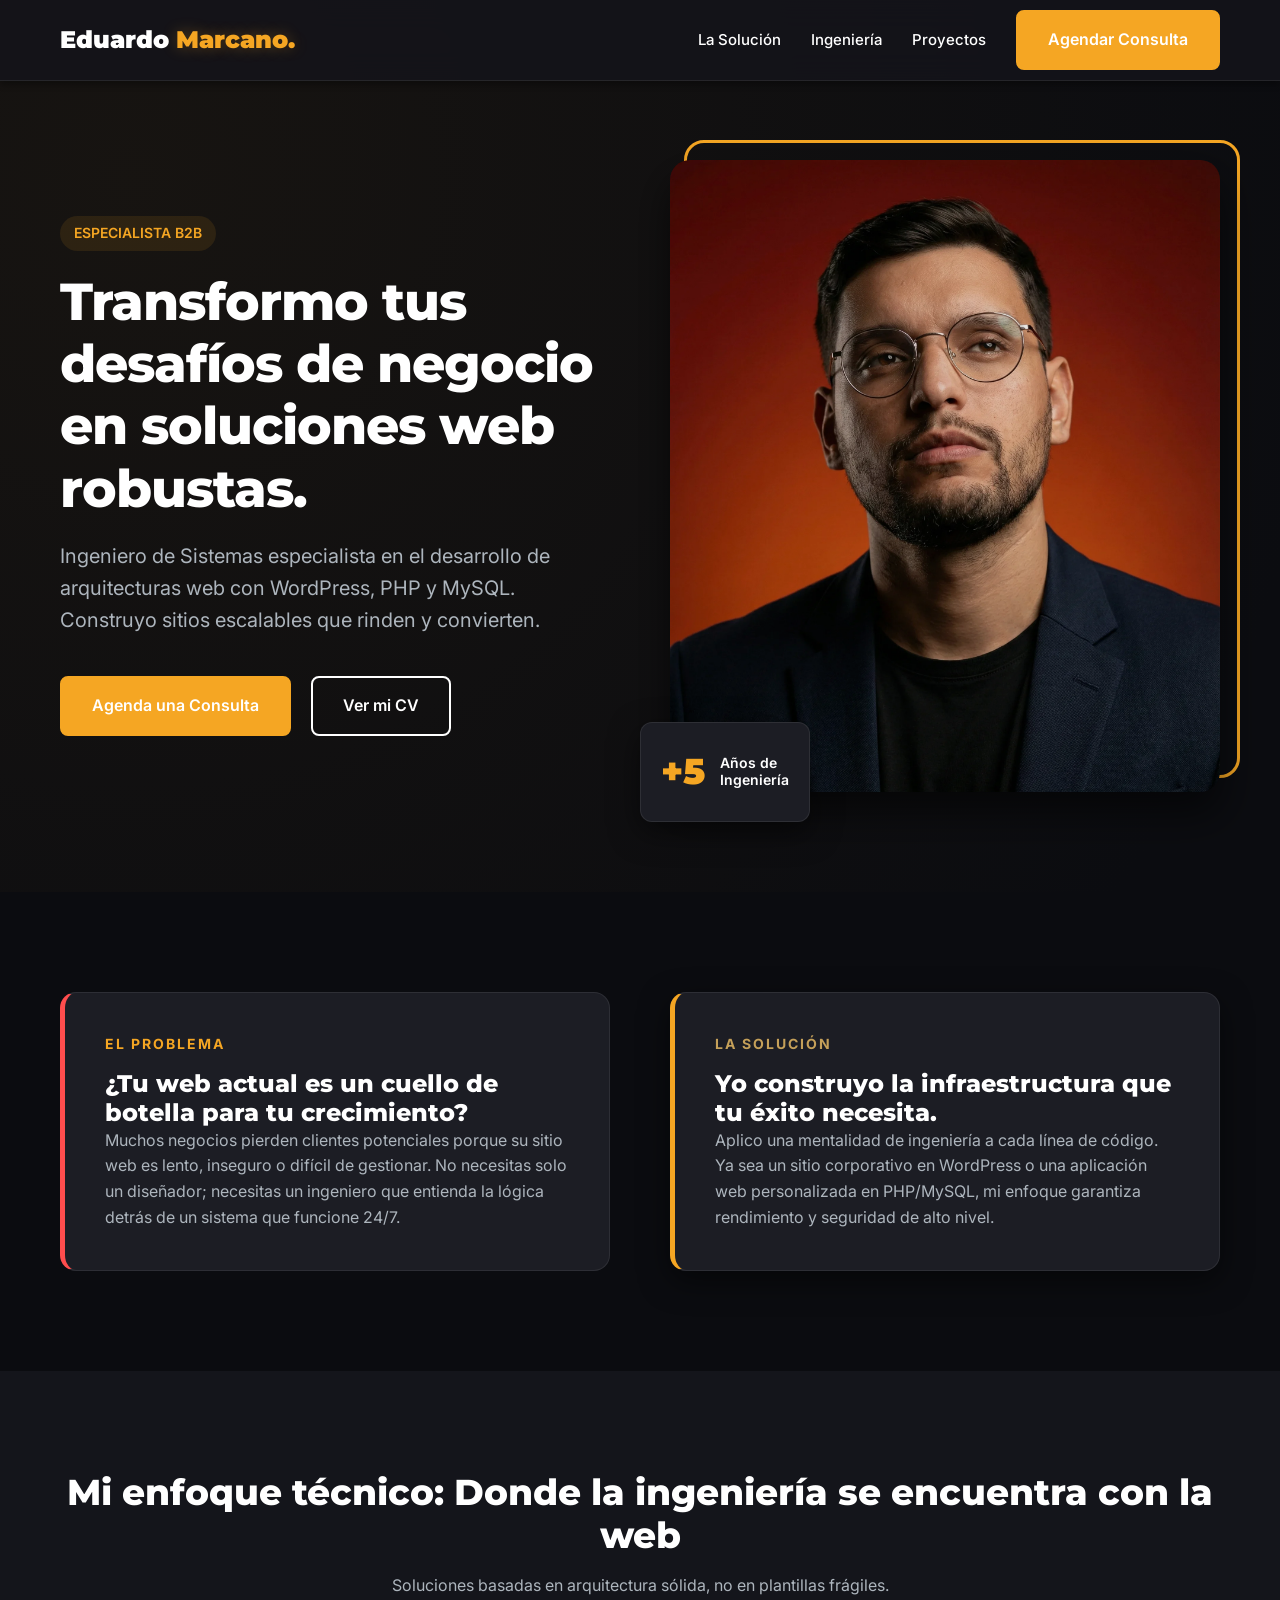
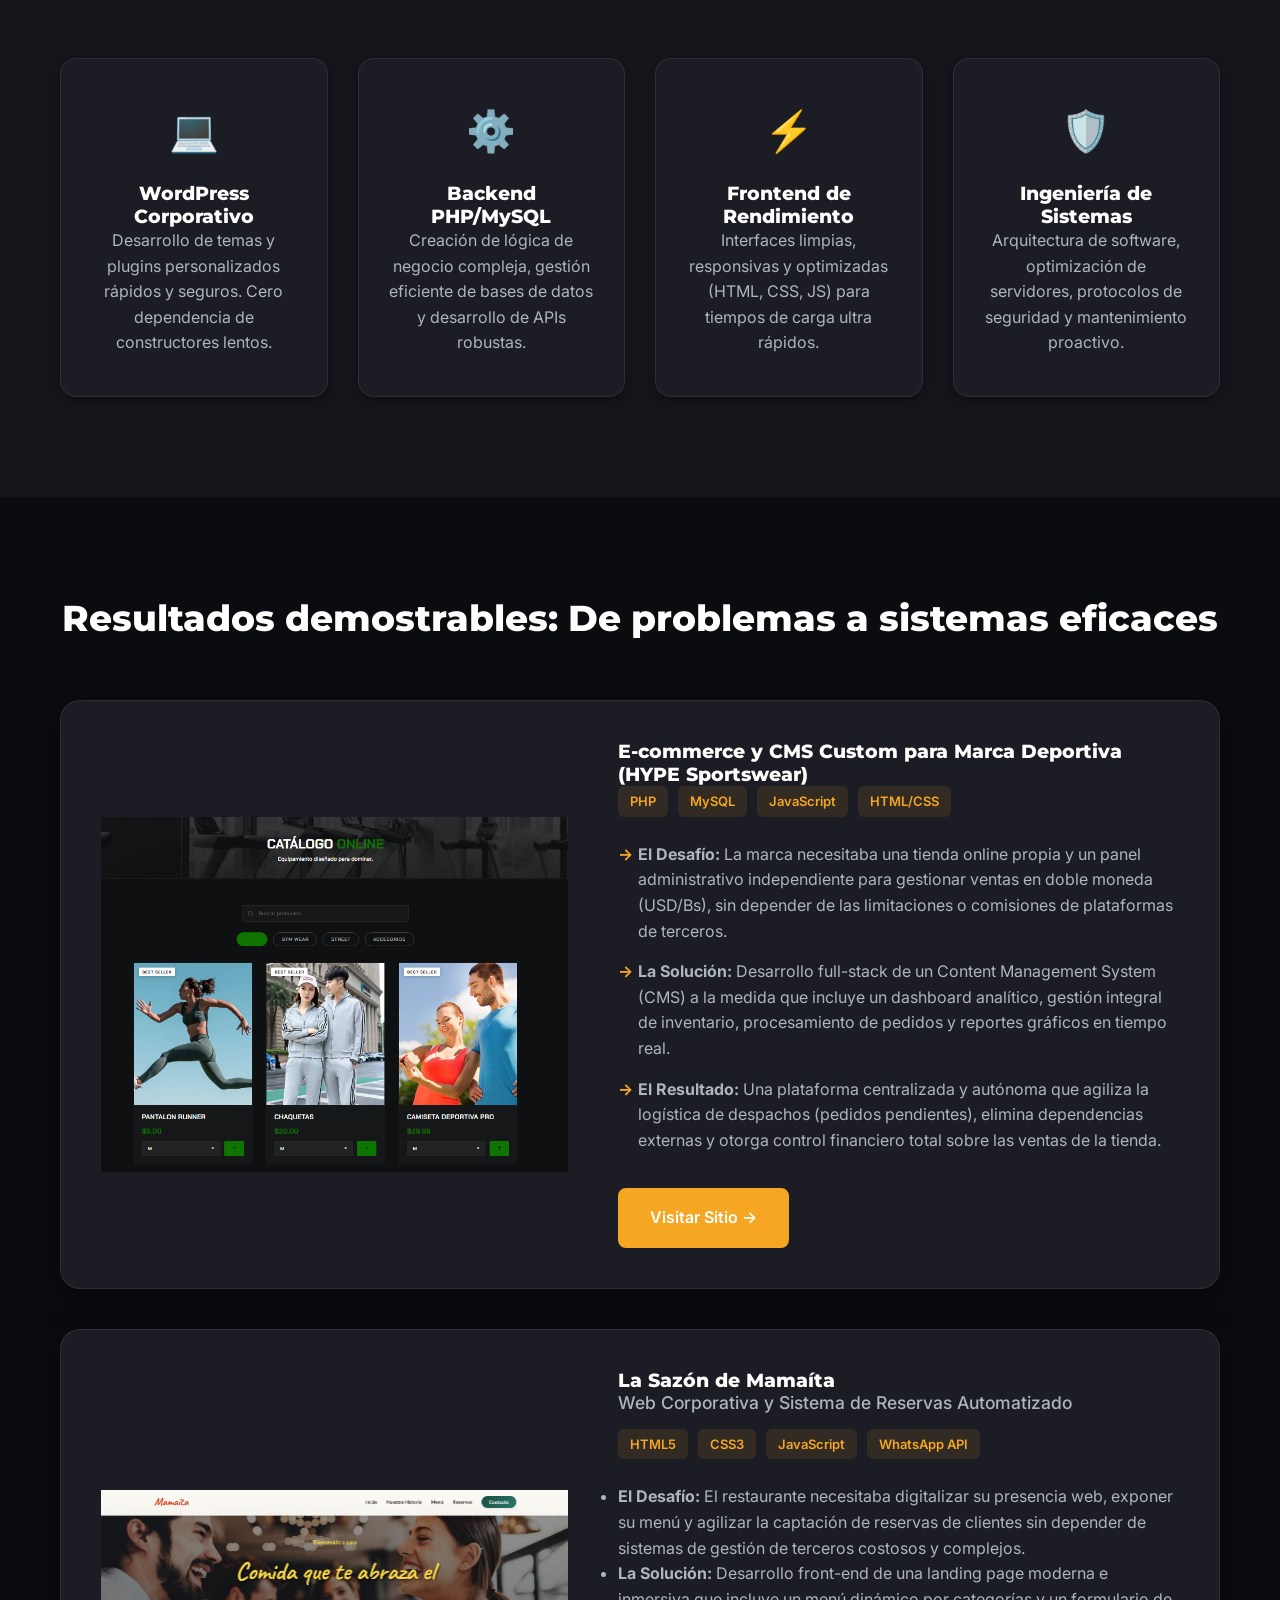
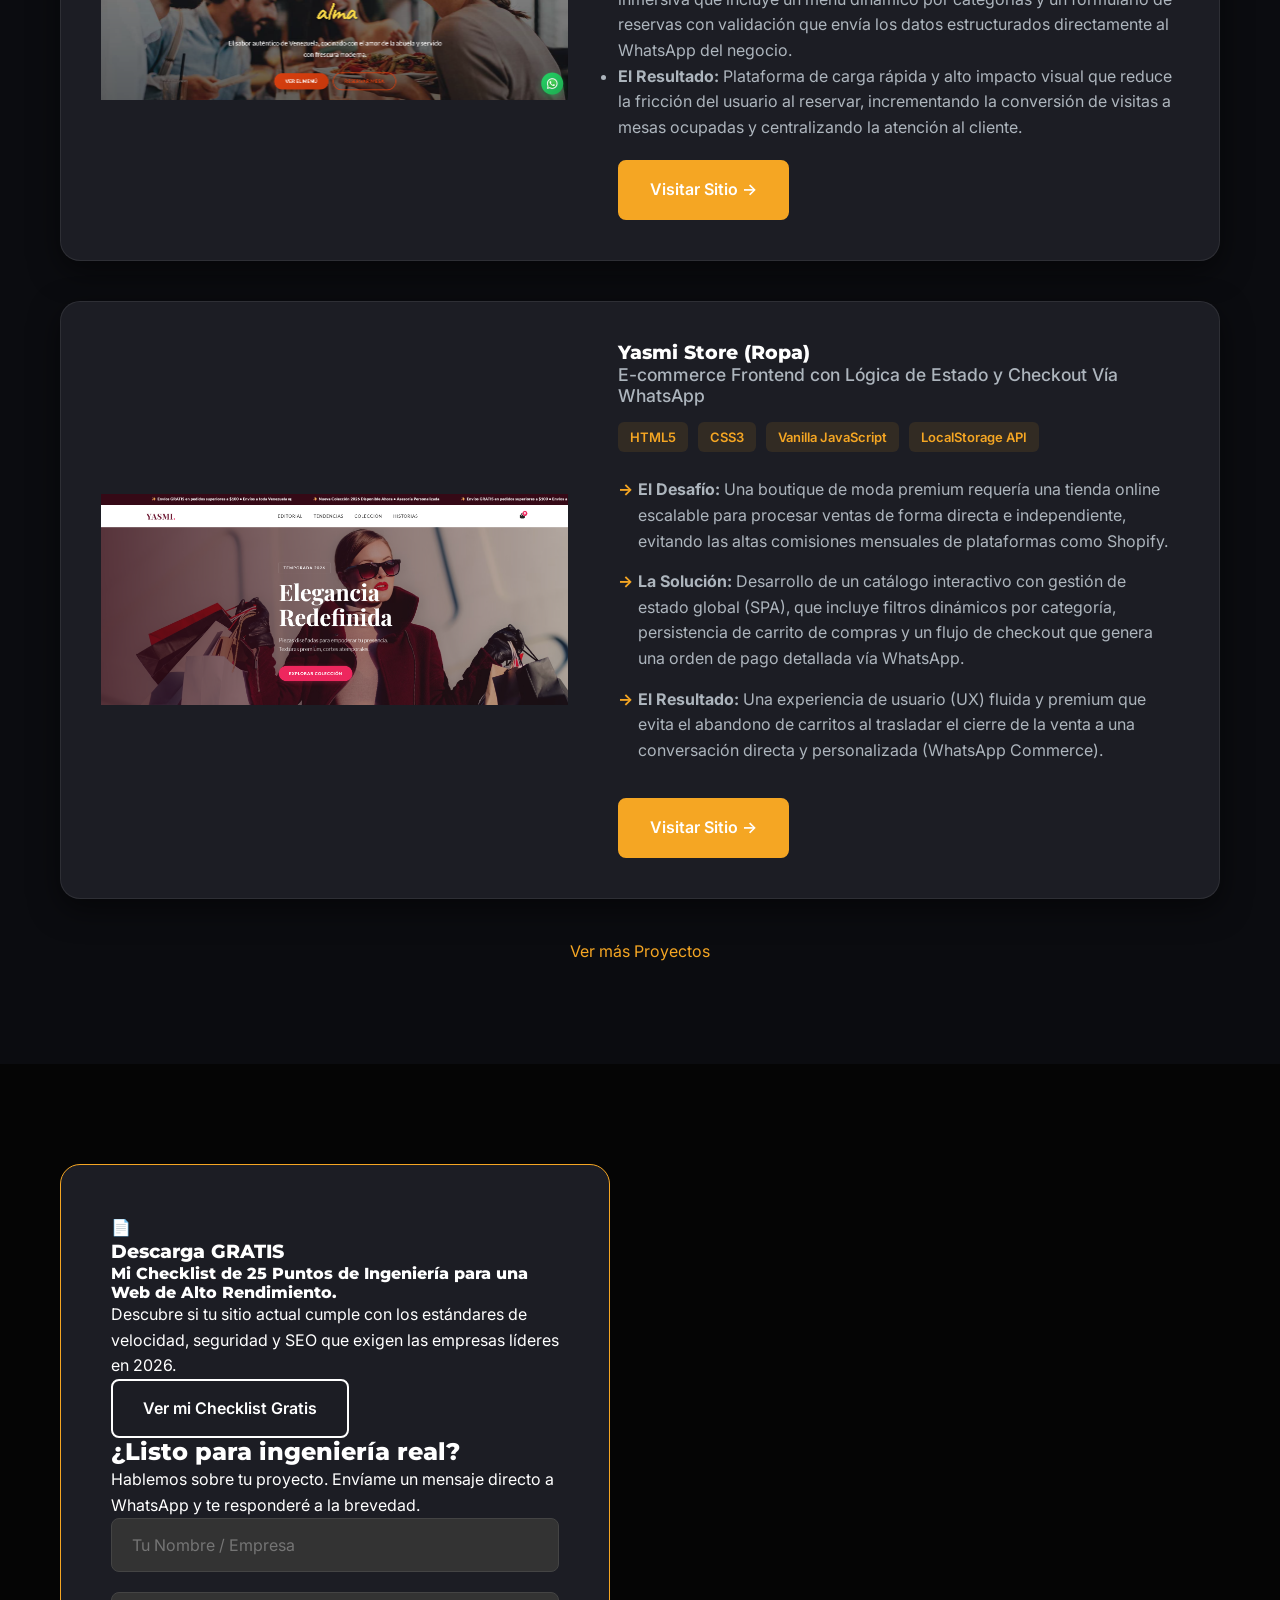
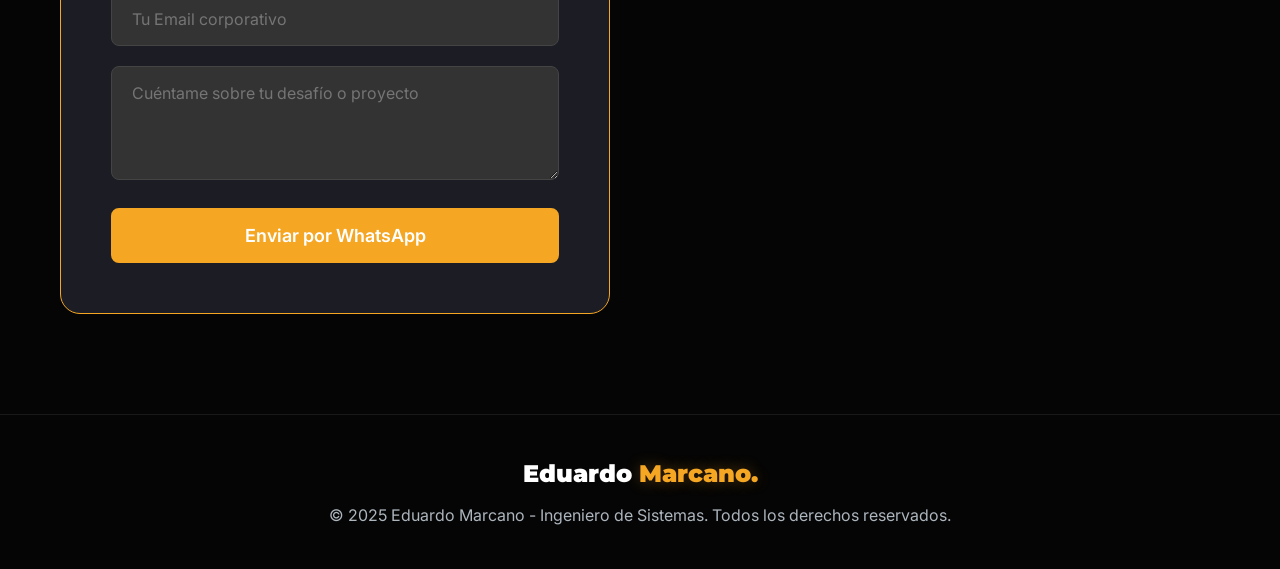
<file: index.html>
<!DOCTYPE html>
<html lang="es">

<head>
    <meta charset="UTF-8">
    <meta name="viewport" content="width=device-width, initial-scale=1.0">
    <meta name="description" content="Ingeniero de Sistemas especializado en arquitectura web, desarrollo full-stack y optimización SEO técnico. Soluciones web robustas y escalables para tu negocio.">
    <title>Eduardo Marcano | Ingeniero de Sistemas & Arquitectura Web</title>

    <link rel="preconnect" href="https://fonts.googleapis.com">
    <link rel="preconnect" href="https://fonts.gstatic.com" crossorigin>
    <link
        href="https://fonts.googleapis.com/css2?family=Inter:wght@300;400;500;600&family=Montserrat:wght@700;800;900&display=swap"
        rel="stylesheet">

    <link rel="stylesheet" href="css/style.css">
</head>

<body>

    <header class="navbar" id="navbar">
        <div class="container nav-container">
            <a href="#" class="logo">Eduardo <span>Marcano.</span></a>

            <button class="mobile-menu-btn" id="mobileMenuBtn">
                <span class="bar"></span>
                <span class="bar"></span>
                <span class="bar"></span>
            </button>

            <nav class="nav-links" id="navLinks">
                <a href="#solucion">La Solución</a>
                <a href="#ingenieria">Ingeniería</a>
                <a href="#proyectos">Proyectos</a>
                <a href="#contacto" class="btn btn-primary nav-btn">Agendar Consulta</a>
            </nav>
        </div>
    </header>

    <section class="hero" id="inicio">
        <div class="container hero-container">
            <div class="hero-content reveal">
                <div class="badge">Especialista B2B</div>
                <h1>Transformo tus desafíos de negocio en soluciones web robustas.</h1>
                <p>Ingeniero de Sistemas especialista en el desarrollo de arquitecturas web con WordPress, PHP y MySQL.
                    Construyo sitios escalables que rinden y convierten.</p>
                <div class="hero-buttons">
                    <a href="#contacto" class="btn btn-primary">Agenda una Consulta</a>
                    <a href="cv/index.html" target="_blank" rel="noopener noreferrer" class="btn btn-secondary">Ver mi
                        CV</a>
                </div>
            </div>
            <div class="hero-image reveal delay-1">
                <div class="image-wrapper">
                    <img src="./img/img.webp" alt="Eduardo Marcano - Ingeniero de Sistemas">
                    <div class="experience-badge">
                        <span class="number">+5</span>
                        <span class="text">Años de<br>Ingeniería</span>
                    </div>
                </div>
            </div>
        </div>
    </section>

    <section class="problem-solution section-padding" id="solucion">
        <div class="container grid-2">
            <div class="problem-box reveal">
                <span class="subtitle accent-amber">EL PROBLEMA</span>
                <h2>¿Tu web actual es un cuello de botella para tu crecimiento?</h2>
                <p>Muchos negocios pierden clientes potenciales porque su sitio web es lento, inseguro o difícil de
                    gestionar. No necesitas solo un diseñador; necesitas un ingeniero que entienda la lógica detrás de
                    un sistema que funcione 24/7.</p>
            </div>
            <div class="solution-box reveal delay-1">
                <span class="subtitle accent-espresso">LA SOLUCIÓN</span>
                <h2>Yo construyo la infraestructura que tu éxito necesita.</h2>
                <p>Aplico una mentalidad de ingeniería a cada línea de código. Ya sea un sitio corporativo en WordPress
                    o una aplicación web personalizada en PHP/MySQL, mi enfoque garantiza rendimiento y seguridad de
                    alto nivel.</p>
            </div>
        </div>
    </section>

    <section class="skills section-padding bg-light" id="ingenieria">
        <div class="container">
            <div class="section-header text-center reveal">
                <h2>Mi enfoque técnico: Donde la ingeniería se encuentra con la web</h2>
                <p>Soluciones basadas en arquitectura sólida, no en plantillas frágiles.</p>
            </div>
            <div class="skills-grid">
                <div class="skill-card reveal">
                    <div class="icon">💻</div>
                    <h3>WordPress Corporativo</h3>
                    <p>Desarrollo de temas y plugins personalizados rápidos y seguros. Cero dependencia de constructores
                        lentos.</p>
                </div>
                <div class="skill-card reveal delay-1">
                    <div class="icon">⚙️</div>
                    <h3>Backend PHP/MySQL</h3>
                    <p>Creación de lógica de negocio compleja, gestión eficiente de bases de datos y desarrollo de APIs
                        robustas.</p>
                </div>
                <div class="skill-card reveal delay-2">
                    <div class="icon">⚡</div>
                    <h3>Frontend de Rendimiento</h3>
                    <p>Interfaces limpias, responsivas y optimizadas (HTML, CSS, JS) para tiempos de carga ultra
                        rápidos.</p>
                </div>
                <div class="skill-card reveal delay-3">
                    <div class="icon">🛡️</div>
                    <h3>Ingeniería de Sistemas</h3>
                    <p>Arquitectura de software, optimización de servidores, protocolos de seguridad y mantenimiento
                        proactivo.</p>
                </div>
            </div>
        </div>
    </section>

    <section class="projects section-padding" id="proyectos">
        <div class="container">
            <div class="section-header text-center reveal">
                <h2>Resultados demostrables: De problemas a sistemas eficaces</h2>
            </div>

            <div class="project-card project-card--reverse reveal">
                <div class="project-image">
                    <img src="img/hype.png" alt="Tienda Online">

                </div>

                <div class="project-info">
                    <h3>E-commerce y CMS Custom para Marca Deportiva (HYPE Sportswear)</h3>
                    <div class="tech-stack">
                        <span>PHP</span><span>MySQL</span><span>JavaScript</span><span>HTML/CSS</span>
                    </div>
                    <ul class="dsr-list">
                        <li><strong>El Desafío:</strong> La marca necesitaba una tienda online propia y un panel administrativo independiente para gestionar ventas en doble moneda (USD/Bs), sin depender de las limitaciones o comisiones de plataformas de terceros.</li>
                        <li><strong>La Solución:</strong> Desarrollo full-stack de un Content Management System (CMS) a la medida que incluye un dashboard analítico, gestión integral de inventario, procesamiento de pedidos y reportes gráficos en tiempo real.</li>
                        <li><strong>El Resultado:</strong> Una plataforma centralizada y autónoma que agiliza la logística de despachos (pedidos pendientes), elimina dependencias externas y otorga control financiero total sobre las ventas de la tienda.</li>
                    </ul>
                    <a href="http://hypegym-demo.infinityfreeapp.com/?i=1" class="btn btn-primary" style="margin-top: 20px;" target="_blank" rel="noopener noreferrer">Visitar Sitio →</a>

                </div>
            </div>

            <div class="project-card reveal">
                <div class="project-image">
                    <img src="img/sazon.png" alt="Plataforma SaaS de Catálogos Digitales">

                </div>
                <div class="project-info">
                    <h3>La Sazón de Mamaíta</h3>
                    <h4 style="font-size: 1.1rem; color: var(--text-muted); margin-bottom: 15px; font-family: var(--font-body); font-weight: 500;">Web Corporativa y Sistema de Reservas Automatizado</h4>
                    <div class="tech-stack">
                        <span>HTML5</span><span>CSS3</span><span>JavaScript</span><span>WhatsApp API</span>
                    </div>
                    <ul class="dsr-list2">
                        <li><strong>El Desafío:</strong> El restaurante necesitaba digitalizar su presencia web, exponer su menú y agilizar la captación de reservas de clientes sin depender de sistemas de gestión de terceros costosos y complejos.</li>
                        <li><strong>La Solución:</strong> Desarrollo front-end de una landing page moderna e inmersiva que incluye un menú dinámico por categorías y un formulario de reservas con validación que envía los datos estructurados directamente al WhatsApp del negocio.</li>
                        <li><strong>El Resultado:</strong> Plataforma de carga rápida y alto impacto visual que reduce la fricción del usuario al reservar, incrementando la conversión de visitas a mesas ocupadas y centralizando la atención al cliente.</li>
                    </ul>
                    <a href="https://lasazondemamaita.netlify.app/" class="btn btn-primary" style="margin-top: 20px;" target="_blank" rel="noopener noreferrer">Visitar Sitio →</a>
                </div>
            </div>

            
            <div class="project-card reveal">
                <div class="project-image">
                    <img src="img/ropa.png" alt="Plataforma SaaS de Catálogos Digitales">
                </div>
                <div class="project-info">
                    <h3>Yasmi Store (Ropa)</h3>
                    <h4 style="font-size: 1.1rem; color: var(--text-muted); margin-bottom: 15px; font-family: var(--font-body); font-weight: 500;">E-commerce Frontend con Lógica de Estado y Checkout Vía WhatsApp</h4>
                    <div class="tech-stack">
                        <span>HTML5</span><span>CSS3</span><span>Vanilla JavaScript</span><span>LocalStorage API</span>
                    </div>
                    <ul class="dsr-list">
                        <li><strong>El Desafío:</strong> Una boutique de moda premium requería una tienda online escalable para procesar ventas de forma directa e independiente, evitando las altas comisiones mensuales de plataformas como Shopify.</li>
                        <li><strong>La Solución:</strong> Desarrollo de un catálogo interactivo con gestión de estado global (SPA), que incluye filtros dinámicos por categoría, persistencia de carrito de compras y un flujo de checkout que genera una orden de pago detallada vía WhatsApp.</li>
                        <li><strong>El Resultado:</strong> Una experiencia de usuario (UX) fluida y premium que evita el abandono de carritos al trasladar el cierre de la venta a una conversación directa y personalizada (WhatsApp Commerce).</li>
                    </ul>
                    <a href="https://eduardofelipe0208.github.io/ropa/" class="btn btn-primary" style="margin-top: 20px;" target="_blank" rel="noopener noreferrer">Visitar Sitio →</a>
                </div>
            </div>
        </div>

        <a href="proyectos.html" class="btn-primary2">Ver más Proyectos</a>

    </section>

    <section class="contact section-padding bg-dark" id="contacto">
        <div class="container grid-2 contact-grid">

            <div class="lead-magnet reveal">
                <div class="magnet-content">
                    <div class="icon-large">📄</div>
                    <h3>Descarga GRATIS</h3>
                    <h4>Mi Checklist de 25 Puntos de Ingeniería para una Web de Alto Rendimiento.</h4>
                    <p>Descubre si tu sitio actual cumple con los estándares de velocidad, seguridad y SEO que exigen
                        las empresas líderes en 2026.</p>
<a href="https://drive.google.com/file/d/1-rBsp19_qicgweGC9gh_jd6tnr4tOyLB/view?usp=sharing" target="_blank" rel="noopener noreferrer" class="btn btn-secondary-dark">Ver mi Checklist Gratis</a>            </div>

            <div class="contact-form-wrapper reveal delay-1">
                <h2>¿Listo para ingeniería real?</h2>
                <p>Hablemos sobre tu proyecto. Envíame un mensaje directo a WhatsApp y te responderé a la brevedad.</p>
                <form class="custom-form" id="whatsappForm">
                    <div class="input-group">
                        <input type="text" id="wp-name" placeholder="Tu Nombre / Empresa" required>
                    </div>
                    <div class="input-group">
                        <input type="email" id="wp-email" placeholder="Tu Email corporativo" required>
                    </div>
                    <div class="input-group">
                        <textarea id="wp-message" rows="4" placeholder="Cuéntame sobre tu desafío o proyecto"
                            required></textarea>
                    </div>
                    <button type="submit" class="btn btn-primary submit-btn">Enviar por WhatsApp</button>
                </form>
            </div>
        </div>
    </section>

    <footer class="footer">
        <div class="container text-center">
            <a href="#" class="logo footer-logo">Eduardo <span>Marcano.</span></a>
            <p>&copy; 2025 Eduardo Marcano - Ingeniero de Sistemas. Todos los derechos reservados.</p>
        </div>
    </footer>

    <script src="js/app.js"></script>
</body>

</html>
</file>
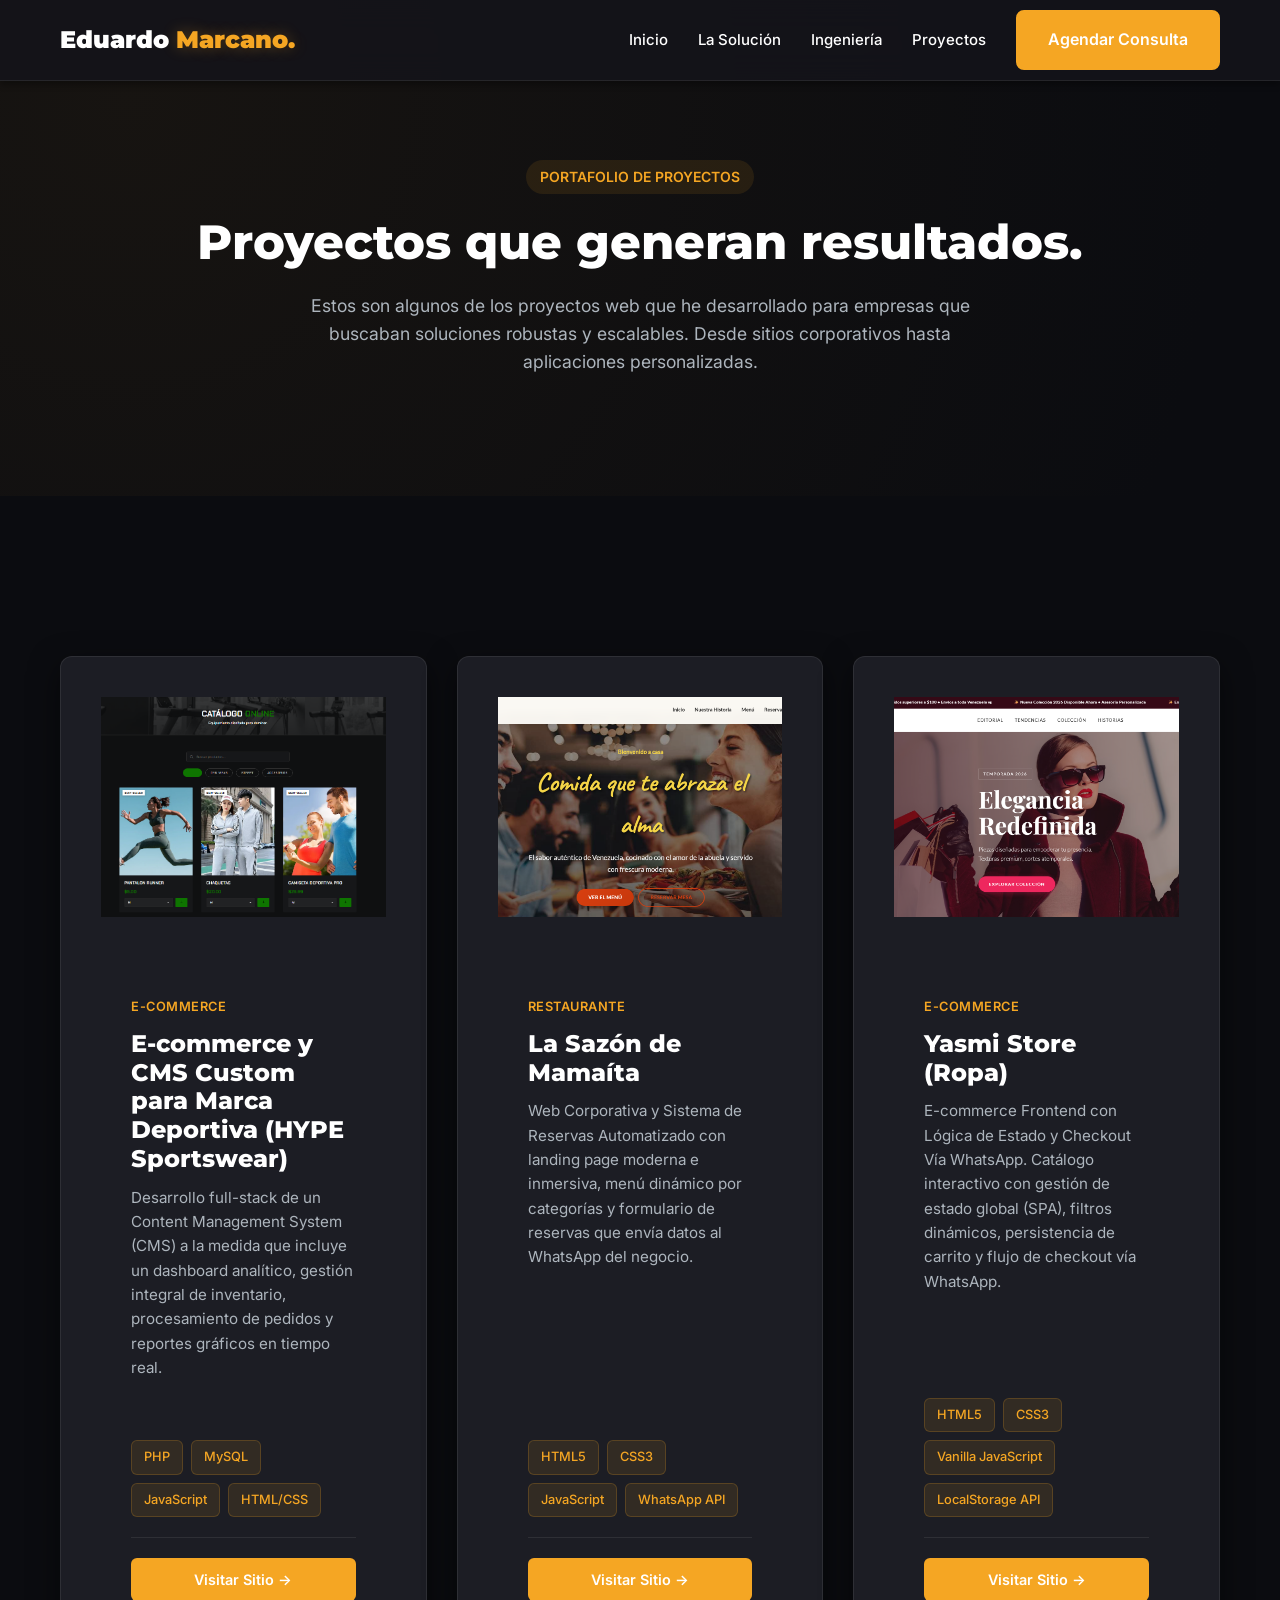
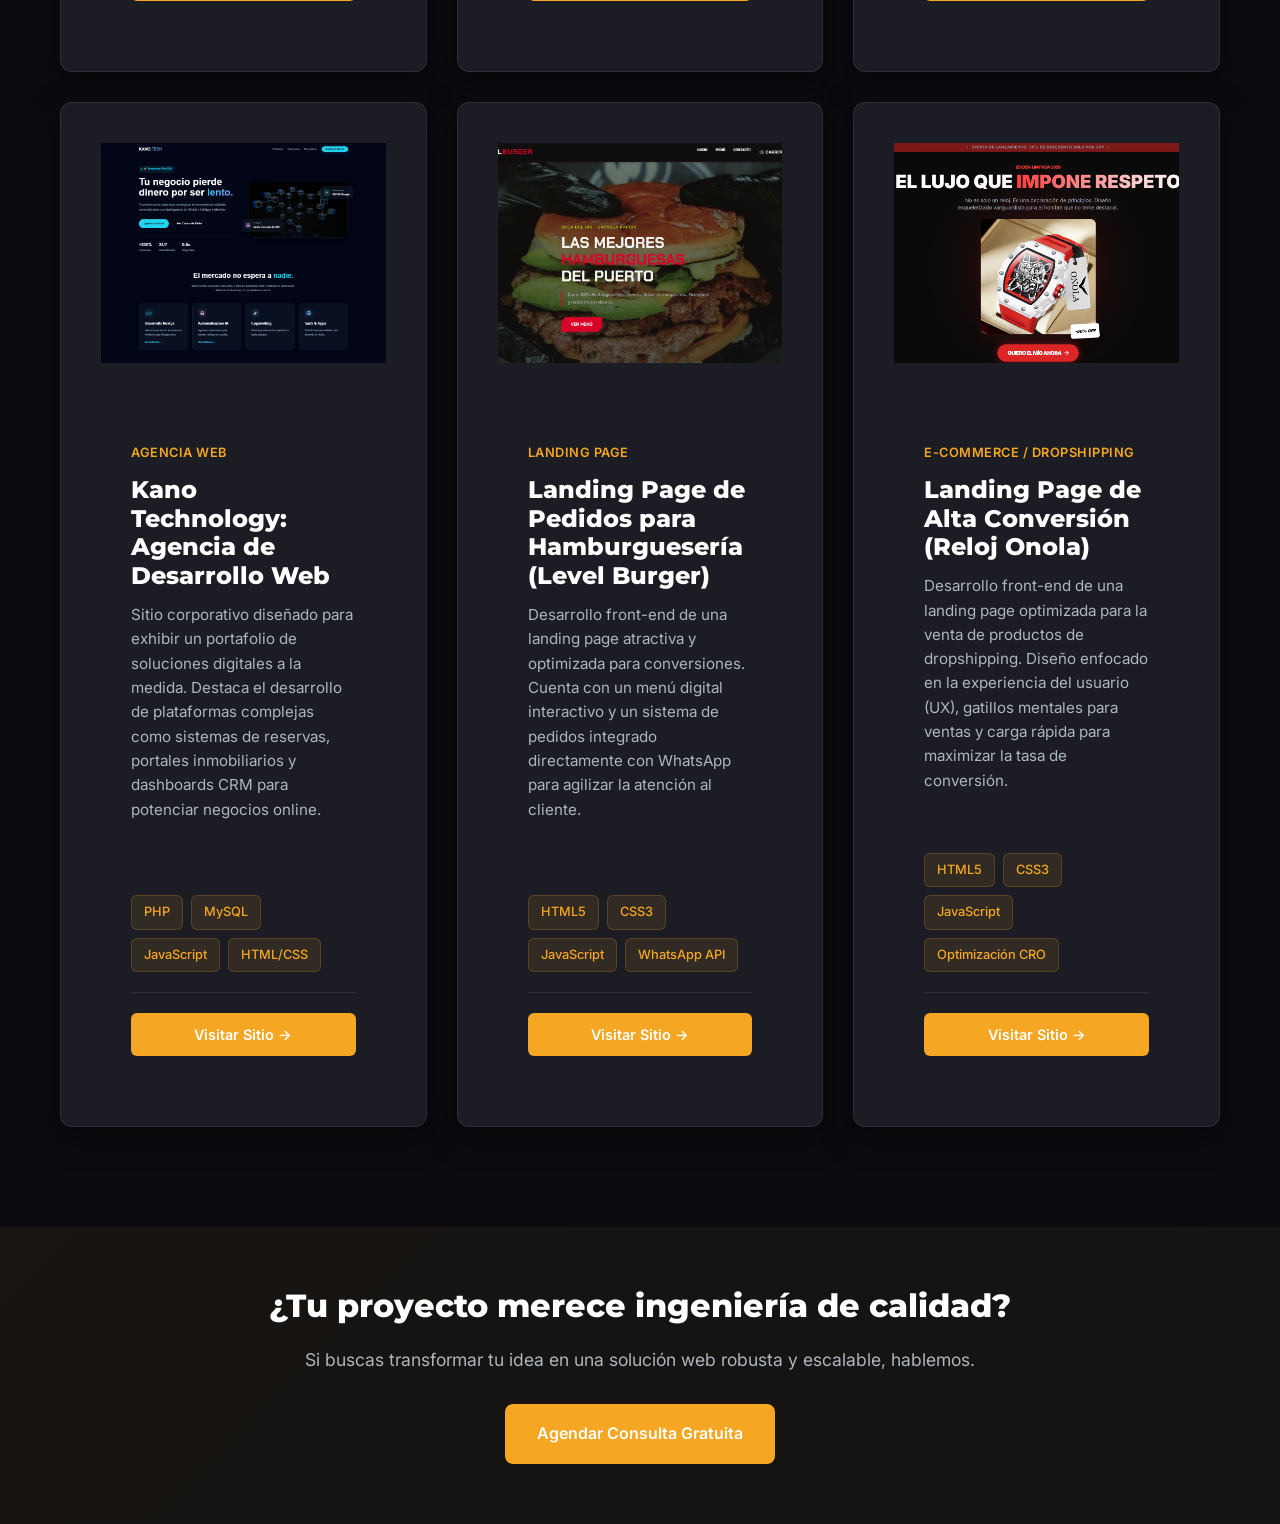
<file: proyectos.html>
<!DOCTYPE html>
<html lang="es">

<head>
    <meta charset="UTF-8">
    <meta name="viewport" content="width=device-width, initial-scale=1.0">
    <meta name="description" content="Portafolio de proyectos web desarrollados por Eduardo Marcano. E-commerce, landing pages, CMS custom y aplicaciones web escalables con PHP, JavaScript y tecnologías modernas.">
    <title>Proyectos | Eduardo Marcano - Ingeniero de Sistemas</title>

    <link rel="preconnect" href="https://fonts.googleapis.com">
    <link rel="preconnect" href="https://fonts.gstatic.com" crossorigin>
    <link
        href="https://fonts.googleapis.com/css2?family=Inter:wght@300;400;500;600&family=Montserrat:wght@700;800;900&display=swap"
        rel="stylesheet">

    <link rel="stylesheet" href="css/style.css">
    <style>
        /* Estilos específicos para la sección de proyectos */
        .projects-hero {
            padding: 160px 0 80px;
            background: radial-gradient(circle at 10% 20%, rgba(245, 166, 35, 0.05) 0%, rgba(11, 12, 16, 1) 90%);
        }

        .projects-hero-content {
            text-align: center;
        }

        .projects-hero-content h1 {
            font-size: 3rem;
            margin-bottom: 20px;
            line-height: 1.2;
        }

        .projects-hero-content p {
            font-size: 1.1rem;
            color: var(--text-muted);
            max-width: 700px;
            margin: 0 auto 40px;
        }

        /* Grid de Proyectos */
        .projects-grid {
            display: grid;
            grid-template-columns: repeat(auto-fit, minmax(350px, 1fr));
            gap: 30px;
            margin-top: 60px;
        }

        .project-card {
            background: var(--bg-card);
            border: 1px solid var(--border-color);
            border-radius: 12px;
            overflow: hidden;
            transition: var(--transition);
            display: flex;
            flex-direction: column;
            height: 100%;
        }

        .project-card:hover {
            border-color: var(--accent-amber);
            transform: translateY(-8px);
            box-shadow: 0 20px 40px rgba(245, 166, 35, 0.15);
        }

        .project-image-wrapper {
            width: 100%;
            height: 220px;
            background: linear-gradient(135deg, rgba(245, 166, 35, 0.1), rgba(197, 160, 89, 0.1));
            overflow: hidden;
            position: relative;
            display: flex;
            align-items: center;
            justify-content: center;
        }

        .project-image-wrapper img {
            width: 100%;
            height: 100%;
            object-fit: cover;
            transition: var(--transition);
        }

        .project-card:hover .project-image-wrapper img {
            transform: scale(1.05);
        }

        .project-image-placeholder {
            width: 100%;
            height: 100%;
            background: linear-gradient(135deg, rgba(245, 166, 35, 0.1), rgba(197, 160, 89, 0.1));
            display: flex;
            align-items: center;
            justify-content: center;
            font-size: 3rem;
            color: var(--accent-amber);
        }

        .project-content {
            padding: 30px;
            display: flex;
            flex-direction: column;
            flex-grow: 1;
        }

        .project-category {
            display: inline-block;
            font-size: 0.8rem;
            font-weight: 600;
            color: var(--accent-amber);
            text-transform: uppercase;
            letter-spacing: 0.5px;
            margin-bottom: 12px;
        }

        .project-title {
            font-size: 1.5rem;
            font-family: var(--font-heading);
            color: var(--text-main);
            margin-bottom: 12px;
            font-weight: 800;
        }

        .project-description {
            color: var(--text-muted);
            font-size: 0.95rem;
            line-height: 1.6;
            margin-bottom: 20px;
            flex-grow: 1;
        }

        .project-tech-tags {
            display: flex;
            flex-wrap: wrap;
            gap: 8px;
            margin-bottom: 20px;
        }

        .tech-tag {
            display: inline-block;
            padding: 6px 12px;
            background: rgba(245, 166, 35, 0.1);
            color: var(--accent-amber);
            border-radius: 6px;
            font-size: 0.8rem;
            font-weight: 500;
            border: 1px solid rgba(245, 166, 35, 0.2);
        }

        .project-actions {
            display: flex;
            gap: 12px;
            padding-top: 20px;
            border-top: 1px solid var(--border-color);
        }

        .project-link {
            width: 100%;
            padding: 10px 16px;
            background: var(--accent-amber);
            color: #fff;
            text-align: center;
            border-radius: 6px;
            font-weight: 600;
            font-size: 0.9rem;
            transition: var(--transition);
            display: flex;
            align-items: center;
            justify-content: center;
            gap: 8px;
        }

        .project-link:hover {
            background: var(--accent-amber-hover);
            transform: translateY(-2px);
        }

        /* Sección de CTA Final */
        .projects-cta {
            padding: 60px 0;
            text-align: center;
            background: linear-gradient(135deg, rgba(245, 166, 35, 0.05), rgba(197, 160, 89, 0.05));
        }

        .projects-cta h2 {
            font-size: 2rem;
            margin-bottom: 20px;
        }

        .projects-cta p {
            color: var(--text-muted);
            margin-bottom: 30px;
            font-size: 1.1rem;
        }

        /* Responsive */
        @media (max-width: 768px) {
            .projects-hero {
                padding: 100px 0 60px;
            }

            .projects-hero-content h1 {
                font-size: 2rem;
            }

            .projects-grid {
                grid-template-columns: 1fr;
            }

            .project-actions {
                flex-direction: column;
            }

            .project-link,
            .project-link-secondary {
                width: 100%;
            }
        }
    </style>
</head>

<body>

    <header class="navbar" id="navbar">
        <div class="container nav-container">
            <a href="index.html" class="logo">Eduardo <span>Marcano.</span></a>

            <button class="mobile-menu-btn" id="mobileMenuBtn">
                <span class="bar"></span>
                <span class="bar"></span>
                <span class="bar"></span>
            </button>

            <nav class="nav-links" id="navLinks">
                <a href="index.html">Inicio</a>
                <a href="index.html#solucion">La Solución</a>
                <a href="index.html#ingenieria">Ingeniería</a>
                <a href="#proyectos">Proyectos</a>
                <a href="index.html#contacto" class="btn btn-primary nav-btn">Agendar Consulta</a>
            </nav>
        </div>
    </header>

    <!-- Hero Section de Proyectos -->
    <section class="projects-hero" id="proyectos">
        <div class="container">
            <div class="projects-hero-content reveal">
                <div class="badge">Portafolio de Proyectos</div>
                <h1>Proyectos que generan resultados.</h1>
                <p>Estos son algunos de los proyectos web que he desarrollado para empresas que buscaban soluciones robustas y escalables. Desde sitios corporativos hasta aplicaciones personalizadas.</p>
            </div>
        </div>
    </section>

    <!-- Grid de Proyectos -->
    <section class="section-padding">
        <div class="container">
            <div class="projects-grid">
                <!-- Proyecto 1 -->
                <div class="project-card reveal">
                    <div class="project-image-wrapper">
                        <img src="img/hype.png" alt="E-commerce y CMS Custom para Marca Deportiva (HYPE Sportswear)">
                    </div>
                    <div class="project-content">
                        <span class="project-category">E-Commerce</span>
                        <h3 class="project-title">E-commerce y CMS Custom para Marca Deportiva (HYPE Sportswear)</h3>
                        <p class="project-description">Desarrollo full-stack de un Content Management System (CMS) a la medida que incluye un dashboard analítico, gestión integral de inventario, procesamiento de pedidos y reportes gráficos en tiempo real.</p>
                        <div class="project-tech-tags">
                            <span class="tech-tag">PHP</span>
                            <span class="tech-tag">MySQL</span>
                            <span class="tech-tag">JavaScript</span>
                            <span class="tech-tag">HTML/CSS</span>
                        </div>
                        <div class="project-actions">
                            <a href="http://hypegym-demo.infinityfreeapp.com/?i=1" class="project-link" target="_blank" rel="noopener noreferrer">Visitar Sitio →</a>
                        </div>
                    </div>
                </div>

                <!-- Proyecto 2 -->
                <div class="project-card reveal delay-1">
                    <div class="project-image-wrapper">
                        <img src="img/sazon.png" alt="La Sazón de Mamaíta">
                    </div>
                    <div class="project-content">
                        <span class="project-category">Restaurante</span>
                        <h3 class="project-title">La Sazón de Mamaíta</h3>
                        <p class="project-description">Web Corporativa y Sistema de Reservas Automatizado con landing page moderna e inmersiva, menú dinámico por categorías y formulario de reservas que envía datos al WhatsApp del negocio.</p>
                        <div class="project-tech-tags">
                            <span class="tech-tag">HTML5</span>
                            <span class="tech-tag">CSS3</span>
                            <span class="tech-tag">JavaScript</span>
                            <span class="tech-tag">WhatsApp API</span>
                        </div>
                        <div class="project-actions">
                            <a href="https://lasazondemamaita.netlify.app/" class="project-link" target="_blank" rel="noopener noreferrer">Visitar Sitio →</a>
                        </div>
                    </div>
                </div>

                <!-- Proyecto 3 -->
                <div class="project-card reveal delay-2">
                    <div class="project-image-wrapper">
                        <img src="img/ropa.png" alt="Yasmi Store (Ropa)">
                    </div>
                    <div class="project-content">
                        <span class="project-category">E-Commerce</span>
                        <h3 class="project-title">Yasmi Store (Ropa)</h3>
                        <p class="project-description">E-commerce Frontend con Lógica de Estado y Checkout Vía WhatsApp. Catálogo interactivo con gestión de estado global (SPA), filtros dinámicos, persistencia de carrito y flujo de checkout vía WhatsApp.</p>
                        <div class="project-tech-tags">
                            <span class="tech-tag">HTML5</span>
                            <span class="tech-tag">CSS3</span>
                            <span class="tech-tag">Vanilla JavaScript</span>
                            <span class="tech-tag">LocalStorage API</span>
                        </div>
                        <div class="project-actions">
                            <a href="https://eduardofelipe0208.github.io/ropa/" class="project-link" target="_blank" rel="noopener noreferrer">Visitar Sitio →</a>
                        </div>
                    </div>
                </div>

                <!-- Proyecto 4 -->
                <div class="project-card reveal">
    <div class="project-image-wrapper">
        <img src="img/kano.png" alt="Sitio Web Corporativo y Portafolio de Kano Technology">
    </div>
    <div class="project-content">
        <span class="project-category">Agencia Web</span>
        <h3 class="project-title">Kano Technology: Agencia de Desarrollo Web</h3>
        <p class="project-description">Sitio corporativo diseñado para exhibir un portafolio de soluciones digitales a la medida. Destaca el desarrollo de plataformas complejas como sistemas de reservas, portales inmobiliarios y dashboards CRM para potenciar negocios online.</p>
        <div class="project-tech-tags">
            <span class="tech-tag">PHP</span>
            <span class="tech-tag">MySQL</span>
            <span class="tech-tag">JavaScript</span>
            <span class="tech-tag">HTML/CSS</span>
        </div>
        <div class="project-actions">
            <a href="https://kanotecno.netlify.app/" class="project-link" target="_blank" rel="noopener noreferrer">Visitar Sitio →</a>
        </div>
    </div>
</div>

                <!-- Proyecto 5 -->
                <div class="project-card reveal">
    <div class="project-image-wrapper">
        <img src="img/level.png" alt="Landing Page con Pedidos vía WhatsApp para Restaurante (Level Burger)">
    </div>
    <div class="project-content">
        <span class="project-category">Landing Page</span>
        <h3 class="project-title">Landing Page de Pedidos para Hamburguesería (Level Burger)</h3>
        <p class="project-description">Desarrollo front-end de una landing page atractiva y optimizada para conversiones. Cuenta con un menú digital interactivo y un sistema de pedidos integrado directamente con WhatsApp para agilizar la atención al cliente.</p>
        <div class="project-tech-tags">
            <span class="tech-tag">HTML5</span>
            <span class="tech-tag">CSS3</span>
            <span class="tech-tag">JavaScript</span>
            <span class="tech-tag">WhatsApp API</span>
        </div>
        <div class="project-actions">
            <a href="https://levelburguer.netlify.app/" class="project-link" target="_blank" rel="noopener noreferrer">Visitar Sitio →</a>
        </div>
    </div>
</div>

                <!-- Proyecto 6 -->
                <div class="project-card reveal">
    <div class="project-image-wrapper">
        <img src="img/reloj.png" alt="Landing Page de Alta Conversión para Relojes (Dropshipping)">
    </div>
    <div class="project-content">
        <span class="project-category">E-Commerce / Dropshipping</span>
        <h3 class="project-title">Landing Page de Alta Conversión (Reloj Onola)</h3>
        <p class="project-description">Desarrollo front-end de una landing page optimizada para la venta de productos de dropshipping. Diseño enfocado en la experiencia del usuario (UX), gatillos mentales para ventas y carga rápida para maximizar la tasa de conversión.</p>
        <div class="project-tech-tags">
            <span class="tech-tag">HTML5</span>
            <span class="tech-tag">CSS3</span>
            <span class="tech-tag">JavaScript</span>
            <span class="tech-tag">Optimización CRO</span>
        </div>
        <div class="project-actions">
            <a href="https://relojonola.netlify.app/" class="project-link" target="_blank" rel="noopener noreferrer">Visitar Sitio →</a>
        </div>
    </div>
</div>
            </div>
        </div>
    </section>

    <!-- CTA Final -->
    <section class="projects-cta">
        <div class="container">
            <h2>¿Tu proyecto merece ingeniería de calidad?</h2>
            <p>Si buscas transformar tu idea en una solución web robusta y escalable, hablemos.</p>
            <a href="index.html#contacto" class="btn btn-primary">Agendar Consulta Gratuita</a>
        </div>
    </section>

    <script src="js/app.js"></script>
</body>

</html>
</file>
<file: css/style.css>
/* ==========================================================
   VARIABLES B2B
   ========================================================== */
:root {
    --bg-main: #0B0C10;
    --bg-light: #14151B;
    --bg-dark: #050505;
    --bg-card: #1C1D24;
    --text-main: #FFFFFF;
    --text-muted: #ADB5BD;
    --accent-amber: #F5A623;
    --accent-amber-hover: #E09512;
    --accent-espresso: #C5A059;
    /* Un dorado/bronce más visible en oscuro que el espresso original */

    --font-heading: 'Montserrat', sans-serif;
    --font-body: 'Inter', sans-serif;

    --shadow-sm: 0 4px 6px rgba(0, 0, 0, 0.3);
    --shadow-md: 0 10px 30px rgba(0, 0, 0, 0.5);
    --shadow-lg: 0 20px 40px rgba(0, 0, 0, 0.6);

    --transition: all 0.3s ease;
    --glass-bg: rgba(20, 21, 27, 0.8);
    --border-color: rgba(255, 255, 255, 0.08);
}

/* ==========================================================
   RESET & BÁSICOS
   ========================================================== */
* {
    margin: 0;
    padding: 0;
    box-sizing: border-box;
}

html {
    scroll-behavior: smooth;
}

body {
    font-family: var(--font-body);
    color: var(--text-muted);
    background-color: var(--bg-main);
    line-height: 1.6;
    overflow-x: hidden;
}

h1,
h2,
h3,
h4,
h5 {
    font-family: var(--font-heading);
    font-weight: 800;
    line-height: 1.2;
    color: var(--text-main);
}

a {
    text-decoration: none;
    color: var(--accent-amber);
    transition: var(--transition);
}

img {
    max-width: 100%;
    height: auto;
    display: block;
}

.container {
    max-width: 1200px;
    margin: 0 auto;
    padding: 0 20px;
}

.section-padding {
    padding: 100px 0;
}

.text-center {
    text-align: center;
}

.bg-light {
    background-color: var(--bg-light);
}

.bg-dark {
    background-color: var(--bg-dark);
    color: #fff;
}

.accent-amber {
    color: var(--accent-amber);
}

.accent-espresso {
    color: var(--accent-espresso);
}

/* ==========================================================
   BOTONES
   ========================================================== */
.btn {
    display: inline-block;
    padding: 15px 30px;
    font-weight: 600;
    border-radius: 8px;
    cursor: pointer;
    text-align: center;
    transition: var(--transition);
    font-family: var(--font-body);
    font-size: 16px;
    width: fit-content;
}

.btn-primary {
    background-color: var(--accent-amber);
    color: #fff;
    border: 2px solid var(--accent-amber);
}

.btn-primary:hover {
    background-color: var(--accent-amber-hover);
    border-color: var(--accent-amber-hover);
    transform: translateY(-2px);
    box-shadow: 0 10px 20px rgba(245, 166, 35, 0.2);
    color: #fff;
}

.btn-secondary {
    background-color: transparent;
    color: var(--text-main);
    border: 2px solid var(--text-main);
}

.btn-secondary:hover {
    background-color: var(--text-main);
    color: var(--bg-main);
    transform: translateY(-2px);
}

.btn-secondary-dark {
    background-color: transparent;
    color: #fff;
    border: 2px solid #fff;
}

.btn-secondary-dark:hover {
    background-color: #fff;
    color: var(--accent-espresso);
}

/* ==========================================================
   NAVEGACIÓN (CON RESPONSIVIDAD MÓVIL)
   ========================================================== */
.navbar {
    position: fixed;
    top: 0;
    width: 100%;
    background-color: var(--glass-bg);
    backdrop-filter: blur(15px);
    z-index: 1000;
    box-shadow: var(--shadow-sm);
    transition: var(--transition);
    border-bottom: 1px solid var(--border-color);
}

.navbar.scrolled {
    padding: 5px 0;
}

.nav-container {
    display: flex;
    justify-content: space-between;
    align-items: center;
    height: 80px;
}

.logo {
    font-family: var(--font-heading);
    font-size: 24px;
    font-weight: 900;
    color: var(--text-main);
}

.logo span {
    color: var(--accent-amber);
    text-shadow: 0 0 15px rgba(245, 166, 35, 0.3);
}

.nav-links {
    display: flex;
    align-items: center;
    gap: 30px;
}

.nav-links a:not(.btn) {
    color: var(--text-main);
    font-weight: 500;
    font-size: 15px;
}

.nav-links a:not(.btn):hover {
    color: var(--accent-amber);
}

/* Hamburguesa (Solo Móvil) */
.mobile-menu-btn {
    display: none;
    background: none;
    border: none;
    cursor: pointer;
    flex-direction: column;
    gap: 5px;
    z-index: 1001;
}

.mobile-menu-btn .bar {
    width: 25px;
    height: 3px;
    background-color: var(--text-main);
    transition: var(--transition);
    border-radius: 3px;
}

/* ==========================================================
   HERO SECTION
   ========================================================== */
.hero {
    padding: 160px 0 100px;
    background: radial-gradient(circle at 10% 20%, rgba(245, 166, 35, 0.05) 0%, rgba(11, 12, 16, 1) 90%);
    overflow: hidden;
}

.hero-container {
    display: flex;
    align-items: center;
    gap: 60px;
}

.hero-content {
    flex: 1;
}

.badge {
    display: inline-block;
    padding: 6px 14px;
    margin-bottom: 20px;
    background-color: rgba(245, 166, 35, 0.1);
    color: var(--accent-amber);
    font-weight: 600;
    font-size: 14px;
    border-radius: 50px;
    text-transform: uppercase;
}

.hero-content h1 {
    font-size: clamp(32px, 5vw, 52px);
    margin-bottom: 20px;
    letter-spacing: -1px;
}

.hero-content p {
    font-size: clamp(16px, 2vw, 20px);
    color: var(--text-muted);
    margin-bottom: 40px;
}

.hero-buttons {
    display: flex;
    gap: 20px;
    flex-wrap: wrap;
}

.hero-image {
    flex: 1;
    position: relative;
}

.image-wrapper {
    position: relative;
    border-radius: 20px;
    z-index: 1;
}

.image-wrapper img {
    border-radius: 20px;
    box-shadow: var(--shadow-lg);
    width: 100%;
    filter: brightness(0.9);
}

.image-wrapper::before {
    content: '';
    position: absolute;
    top: -20px;
    right: -20px;
    width: 100%;
    height: 100%;
    border: 3px solid var(--accent-amber);
    border-radius: 20px;
    z-index: -1;
}

.experience-badge {
    position: absolute;
    bottom: -30px;
    left: -30px;
    background-color: var(--bg-card);
    padding: 20px;
    border-radius: 12px;
    box-shadow: var(--shadow-md);
    display: flex;
    align-items: center;
    gap: 15px;
    z-index: 2;
    border: 1px solid var(--border-color);
}

.experience-badge .number {
    font-size: 36px;
    font-weight: 900;
    color: var(--accent-amber);
    font-family: var(--font-heading);
}

.experience-badge .text {
    font-size: 14px;
    font-weight: 600;
    color: var(--text-main);
    line-height: 1.2;
}

/* ==========================================================
   SECCIONES & GRIDS
   ========================================================== */
.grid-2 {
    display: grid;
    grid-template-columns: 1fr 1fr;
    gap: 60px;
}

.problem-box,
.solution-box {
    padding: 40px;
    border-radius: 16px;
    background: var(--bg-card);
    border: 1px solid var(--border-color);
}

.problem-box {
    border-left: 5px solid #ff4d4d;
}

.solution-box {
    border-left: 5px solid var(--accent-amber);
    box-shadow: var(--shadow-md);
}

.subtitle {
    display: block;
    font-weight: 700;
    font-size: 14px;
    letter-spacing: 2px;
    margin-bottom: 15px;
}

.section-header {
    margin-bottom: 60px;
}

.section-header h2 {
    font-size: clamp(28px, 4vw, 36px);
    margin-bottom: 15px;
}

.skills-grid {
    display: grid;
    grid-template-columns: repeat(4, 1fr);
    gap: 30px;
}

.skill-card {
    background: var(--bg-card);
    padding: 40px 30px;
    border-radius: 16px;
    box-shadow: var(--shadow-sm);
    text-align: center;
    transition: var(--transition);
    border: 1px solid var(--border-color);
}

.skill-card:hover {
    transform: translateY(-10px);
    box-shadow: var(--shadow-md);
    border-bottom: 3px solid var(--accent-amber);
    background: var(--bg-light);
}

.skill-card .icon {
    font-size: 40px;
    margin-bottom: 20px;
}

.project-card {
    display: flex;
    align-items: center;
    gap: 50px;
    background: var(--bg-card);
    border-radius: 20px;
    padding: 40px;
    box-shadow: var(--shadow-md);
    margin-bottom: 40px;
    border: 1px solid var(--border-color);
}

.project-image {
    flex: 1;
}

.placeholder-image {
    background-color: #25262c;
    height: 350px;
    border-radius: 12px;
    display: flex;
    align-items: center;
    justify-content: center;
    color: #555;
    font-weight: 600;
    border: 1px dashed #444;
}

.project-info {
    flex: 1.2;
}

.tech-stack {
    display: flex;
    gap: 10px;
    margin-bottom: 25px;
    flex-wrap: wrap;
}

.tech-stack span {
    background-color: rgba(245, 166, 35, 0.1);
    color: var(--accent-amber);
    padding: 5px 12px;
    border-radius: 6px;
    font-size: 13px;
    font-weight: 600;
}

.dsr-list {
    list-style: none;
}

.dsr-list li {
    margin-bottom: 15px;
    padding-left: 20px;
    position: relative;
    color: var(--text-muted);
}

.dsr-list li::before {
    content: '→';
    position: absolute;
    left: 0;
    color: var(--accent-amber);
    font-weight: bold;
}

.contact-grid {
    align-items: center;
}

.lead-magnet {
    background-color: var(--bg-card);
    padding: 50px;
    border-radius: 20px;
    color: #fff;
    position: relative;
    overflow: hidden;
    border: 1px solid var(--accent-amber);
}

.custom-form .input-group {
    margin-bottom: 20px;
}

.custom-form input,
.custom-form textarea {
    width: 100%;
    padding: 16px 20px;
    border: 1px solid #444;
    border-radius: 8px;
    background-color: #333;
    color: #fff;
    font-family: var(--font-body);
    font-size: 16px;
}

.custom-form input:focus,
.custom-form textarea:focus {
    outline: none;
    border-color: var(--accent-amber);
    background-color: #2a2a2a;
}

.submit-btn {
    width: 100%;
    font-size: 18px;
}

.footer {
    background-color: var(--bg-dark);
    padding: 40px 0;
    color: var(--text-muted);
    border-top: 1px solid var(--border-color);
}

.footer-logo {
    font-size: 24px;
    display: block;
    margin-bottom: 10px;
    color: var(--text-main);
}

.reveal {
    opacity: 0;
    transform: translateY(30px);
    transition: all 0.8s cubic-bezier(0.5, 0, 0, 1);
}

.reveal.active {
    opacity: 1;
    transform: translateY(0);
}

.delay-1 {
    transition-delay: 0.1s;
}

.delay-2 {
    transition-delay: 0.2s;
}

.delay-3 {
    transition-delay: 0.3s;
}

/* ==========================================================
   MEDIA QUERIES (RESPONSIVE COMPLETO)
   ========================================================== */

/* Tablets Grandes / Laptops Pequeñas (1024px) */
@media (max-width: 1024px) {
    .skills-grid {
        grid-template-columns: repeat(2, 1fr);
    }

    .hero-container {
        gap: 40px;
    }

    .project-card {
        gap: 30px;
        padding: 30px;
    }
}

/* Tablets / Móviles Horizontales (768px) */
@media (max-width: 768px) {
    .section-padding {
        padding: 60px 0;
    }

    .grid-2 {
        grid-template-columns: 1fr;
        gap: 40px;
    }

    /* Nav Móvil */
    .mobile-menu-btn {
        display: flex;
    }

    .nav-links {
        position: absolute;
        top: 80px;
        left: -100%;
        width: 100%;
        flex-direction: column;
        background: var(--bg-light);
        padding: 30px 20px;
        box-shadow: 0 10px 20px rgba(0, 0, 0, 0.3);
        transition: 0.4s ease;
        gap: 20px;
        border-bottom: 1px solid var(--border-color);
    }

    .nav-links.active {
        left: 0;
    }

    /* Animación Botón Hamburguesa */
    .mobile-menu-btn.active .bar:nth-child(1) {
        transform: translateY(8px) rotate(45deg);
    }

    .mobile-menu-btn.active .bar:nth-child(2) {
        opacity: 0;
    }

    .mobile-menu-btn.active .bar:nth-child(3) {
        transform: translateY(-8px) rotate(-45deg);
    }

    /* Hero Móvil: Texto arriba, Imagen abajo */
    .hero {
        padding: 120px 0 60px;
        text-align: center;
    }

    .hero-container {
        flex-direction: column;
    }

    .hero-content h1 {
        font-size: 36px;
    }

    .hero-content p {
        margin: 0 auto 30px auto;
    }

    .hero-buttons {
        justify-content: center;
        width: 100%;
    }

    .hero-buttons .btn {
        width: 100%;
        margin-bottom: 10px;
    }

    /* Insignia Experiencia */
    .experience-badge {
        left: 50%;
        bottom: -20px;
        transform: translateX(-50%);
        padding: 15px;
        width: 85%;
        justify-content: center;
    }

    .image-wrapper::before {
        top: -10px;
        right: -10px;
    }

    /* Proyectos Móvil */
    .project-card {
        flex-direction: column;
    }

    .placeholder-image {
        height: 250px;
    }
}

/* Móviles Pequeños (480px) */
@media (max-width: 480px) {
    .skills-grid {
        grid-template-columns: 1fr;
    }

    .problem-box,
    .solution-box {
        padding: 25px;
    }

    .lead-magnet {
        padding: 30px 20px;
        text-align: center;
    }

    .lead-magnet h4 {
        font-size: 22px;
    }

    .contact-form-wrapper h2 {
        font-size: 28px;
    }
}

.btn-primary2 {
    display: flex;
    justify-content: center;
    align-items: center;
    margin-top: 20px;
}
</file>
